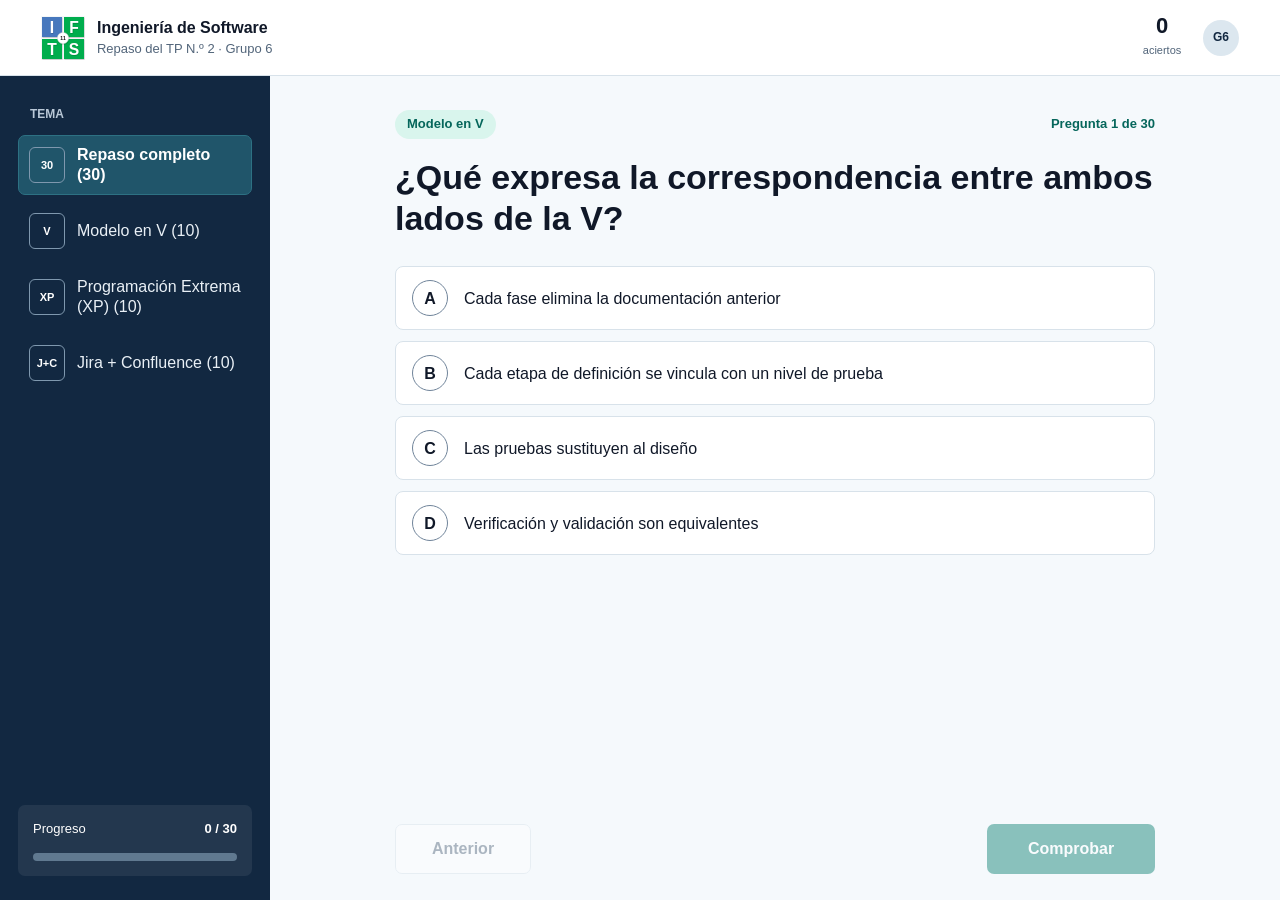
<file: index.html>
<!doctype html>
<html lang="es">
<head>
  <meta charset="utf-8">
  <meta name="viewport" content="width=device-width, initial-scale=1">
  <meta name="theme-color" content="#146b68">
  <title>Repaso TP N.º 2 · Grupo 6</title>
  <link rel="stylesheet" href="quiz.css">
  <script src="quiz-data.js" defer></script>
  <script src="quiz.js" defer></script>
</head>
<body>
  <header class="app-header">
    <div class="brand">
      <img src="assets/logo-ifts-11.svg" alt="IFTS 11">
      <div>
        <strong>Ingeniería de Software</strong>
        <span>Repaso del TP N.º 2 · Grupo 6</span>
      </div>
    </div>
    <div class="header-actions">
      <div class="score" aria-live="polite"><span id="scoreValue">0</span><small>aciertos</small></div>
      <div class="avatar" aria-hidden="true">G6</div>
      <button class="menu-button" id="menuButton" type="button" aria-label="Abrir temas" aria-expanded="false">☰</button>
    </div>
  </header>

  <main class="app-shell">
    <aside class="topic-panel" id="topicPanel" aria-label="Temas del cuestionario">
      <p class="panel-label">Tema</p>
      <div class="topic-list" id="topicList"></div>
      <div class="overall-progress">
        <div><span>Progreso</span><strong id="progressText">0 / 30</strong></div>
        <div class="progress-track" aria-hidden="true"><span id="progressBar"></span></div>
      </div>
    </aside>

    <section class="quiz-area" aria-live="polite">
      <div class="mobile-progress">
        <div><span>Progreso</span><strong id="mobileProgressText">0 / 30</strong></div>
        <div class="progress-track" aria-hidden="true"><span id="mobileProgressBar"></span></div>
      </div>
      <div id="quizView">
        <div class="question-meta">
          <span id="topicName"></span>
          <span id="questionNumber"></span>
        </div>
        <h1 id="questionText"></h1>
        <div class="options" id="options" role="radiogroup" aria-labelledby="questionText"></div>
        <p class="feedback" id="feedback" aria-live="assertive"></p>
        <div class="actions">
          <button class="button button-secondary" id="previousButton" type="button">Anterior</button>
          <button class="button button-primary" id="checkButton" type="button">Comprobar</button>
          <button class="button button-primary" id="nextButton" type="button" hidden>Siguiente</button>
        </div>
      </div>

      <div class="results" id="resultsView" hidden>
        <p class="result-kicker">Repaso completado</p>
        <h1 id="resultTitle"></h1>
        <p id="resultSummary"></p>
        <div class="result-grid" id="resultGrid"></div>
        <button class="button button-primary" id="restartButton" type="button">Volver a empezar</button>
      </div>
    </section>
  </main>
</body>
</html>
</file>
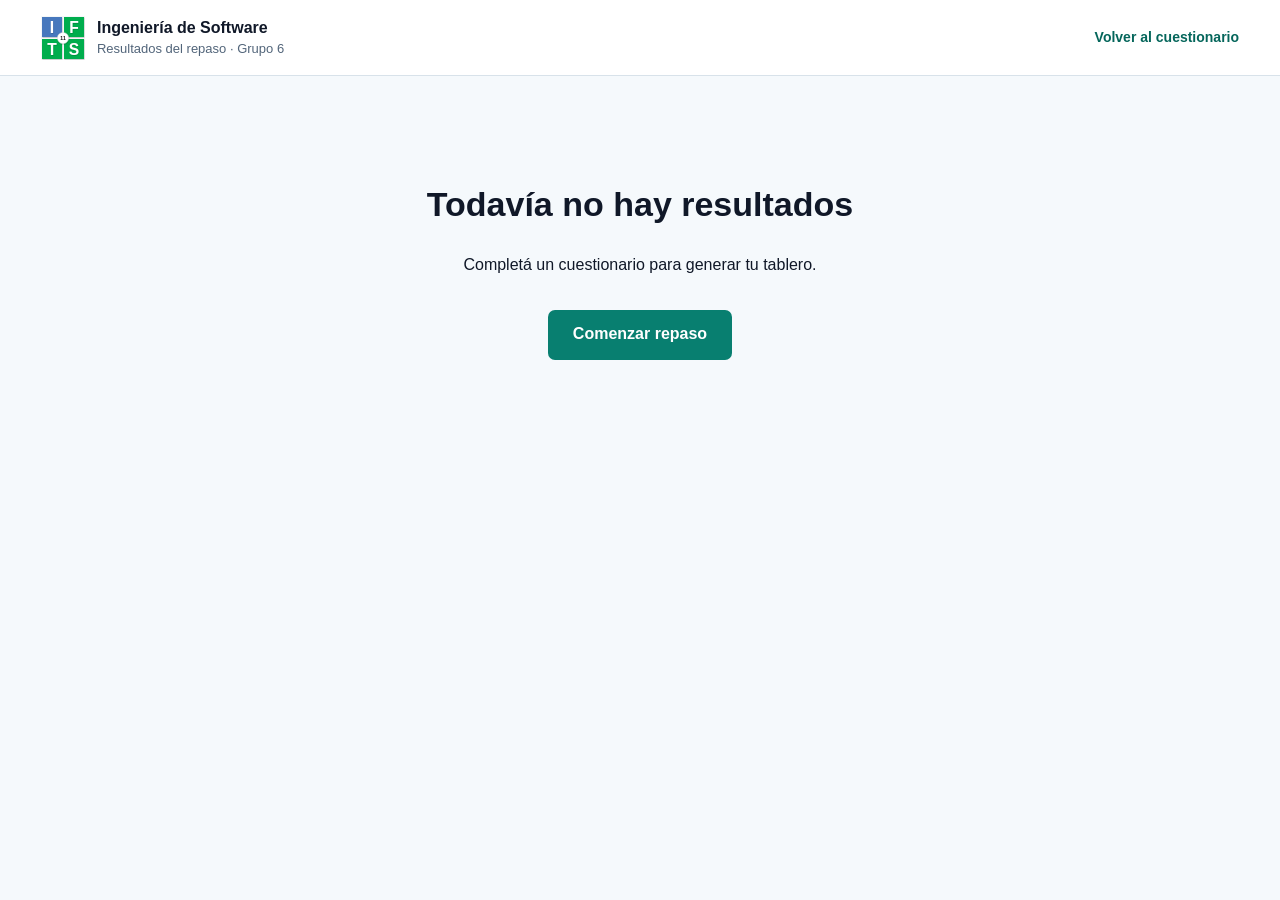
<file: resultados.html>
<!doctype html>
<html lang="es">
<head>
  <meta charset="utf-8">
  <meta name="viewport" content="width=device-width, initial-scale=1">
  <meta name="theme-color" content="#146b68">
  <title>Resultados · Repaso TP N.º 2</title>
  <link rel="stylesheet" href="quiz.css">
  <script src="resultados.js" defer></script>
</head>
<body class="results-page">
  <header class="app-header">
    <div class="brand">
      <img src="assets/logo-ifts-11.svg" alt="IFTS 11">
      <div><strong>Ingeniería de Software</strong><span>Resultados del repaso · Grupo 6</span></div>
    </div>
    <a class="header-link" href="index.html">Volver al cuestionario</a>
  </header>

  <main class="dashboard" id="dashboard">
    <section class="dashboard-heading">
      <div>
        <p class="dashboard-kicker">Resultado final</p>
        <h1 id="dashboardTitle">Tu tablero de repaso</h1>
        <p id="dashboardSummary"></p>
      </div>
      <div class="score-ring" id="scoreRing"><strong id="percentage">0%</strong><span>resultado</span></div>
    </section>

    <section class="metric-grid" aria-label="Resumen del resultado">
      <article class="metric metric-primary"><span>Puntaje</span><strong id="points">0 / 0</strong></article>
      <article class="metric metric-good"><span>Correctas</span><strong id="correctCount">0</strong></article>
      <article class="metric metric-adjust"><span>A ajustar</span><strong id="wrongCount">0</strong></article>
    </section>

    <section class="dashboard-section">
      <div class="section-heading"><div><p class="dashboard-kicker">Rendimiento</p><h2>Resultado por tema</h2></div></div>
      <div class="topic-results" id="topicResults"></div>
    </section>

    <section class="insight-grid">
      <article class="insight insight-good">
        <p class="dashboard-kicker">Puntos fuertes</p>
        <h2>Lo que dominás bien</h2>
        <div id="strongPoints"></div>
      </article>
      <article class="insight insight-adjust">
        <p class="dashboard-kicker">Para reforzar</p>
        <h2>Lo que conviene ajustar</h2>
        <div id="adjustPoints"></div>
      </article>
    </section>

    <div class="dashboard-actions">
      <a class="button button-secondary" href="index.html">Volver al inicio</a>
      <a class="button button-primary" href="index.html" id="retryButton">Repetir cuestionario</a>
    </div>
  </main>

  <main class="empty-results" id="emptyResults" hidden>
    <h1>Todavía no hay resultados</h1>
    <p>Completá un cuestionario para generar tu tablero.</p>
    <a class="button button-primary" href="index.html">Comenzar repaso</a>
  </main>
</body>
</html>
</file>
<file: quiz.css>
:root {
  --ink: #101828;
  --muted: #52657a;
  --line: #d8e2ea;
  --paper: #ffffff;
  --surface: #f5f9fc;
  --navy: #122841;
  --navy-soft: #1d3a58;
  --brand: #087f70;
  --brand-dark: #05665b;
  --brand-soft: #d9f5ed;
  --correct: #087f5b;
  --wrong: #b42318;
}

* { box-sizing: border-box; }
html, body { margin: 0; min-height: 100%; }
body { background: var(--surface); color: var(--ink); font-family: Arial, Helvetica, sans-serif; line-height: 1.45; }
button { font: inherit; }

.app-header {
  height: 76px; padding: 10px clamp(18px, 3.2vw, 46px); display: flex; align-items: center; justify-content: space-between;
  gap: 20px; background: var(--paper); border-bottom: 1px solid var(--line); position: relative; z-index: 20;
}
.brand { display: flex; align-items: center; gap: 12px; min-width: 0; }
.brand img { width: 44px; height: 44px; flex: 0 0 auto; }
.brand strong, .brand span { display: block; }
.brand strong { font-size: 16px; }
.brand span { color: var(--muted); font-size: 13px; }
.header-actions { display: flex; align-items: center; gap: 14px; }
.score { min-width: 54px; text-align: center; }
.score span { display: block; font-size: 22px; font-weight: 800; line-height: 1; }
.score small { color: var(--muted); font-size: 11px; }
.avatar { width: 36px; height: 36px; display: grid; place-items: center; border-radius: 50%; background: #dce7ef; color: var(--navy); font-size: 12px; font-weight: 800; }
.menu-button { display: none; width: 40px; height: 40px; padding: 0; border: 0; background: transparent; color: var(--navy); font-size: 25px; cursor: pointer; }

.app-shell { min-height: calc(100vh - 76px); display: grid; grid-template-columns: 270px minmax(0, 1fr); }
.topic-panel { min-width: 0; padding: 30px 18px 24px; display: flex; flex-direction: column; background: var(--navy); color: #fff; }
.panel-label { margin: 0 12px 12px; color: #b9c8d7; font-size: 12px; font-weight: 700; text-transform: uppercase; }
.topic-list { display: grid; gap: 8px; }
.topic-button {
  width: 100%; min-height: 54px; padding: 9px 10px; display: grid; grid-template-columns: 38px minmax(0, 1fr); align-items: center; gap: 10px;
  border: 1px solid transparent; border-radius: 7px; background: transparent; color: #e9f0f6; text-align: left; line-height: 1.25; cursor: pointer;
}
.topic-button::before { width: 34px; height: 34px; display: grid; place-items: center; border: 1px solid #7f98ae; border-radius: 6px; color: #fff; font-size: 11px; font-weight: 800; content: "30"; }
.topic-button:nth-child(2)::before { content: "V"; }
.topic-button:nth-child(3)::before { content: "XP"; }
.topic-button:nth-child(4)::before { content: "J+C"; }
.topic-button:hover { background: var(--navy-soft); }
.topic-button[aria-pressed="true"] { background: #20556a; border-color: #2d7183; color: #fff; font-weight: 700; }
.overall-progress { margin: auto 0 0; padding: 15px; border-radius: 7px; background: rgba(255,255,255,.07); }
.overall-progress > div:first-child { display: flex; justify-content: space-between; gap: 10px; color: #fff; font-size: 13px; }
.progress-track { height: 8px; margin-top: 14px; overflow: hidden; border-radius: 4px; background: #607990; }
.progress-track span { display: block; width: 0; height: 100%; background: #37c7ad; transition: width .2s ease; }

.quiz-area { width: min(760px, calc(100% - 64px)); min-width: 0; margin: 0 auto; padding: 34px 0 26px; }
.mobile-progress { display: none; }
#quizView { min-height: calc(100vh - 136px); display: flex; flex-direction: column; }
.question-meta { display: flex; align-items: center; justify-content: space-between; gap: 14px; color: var(--brand-dark); font-size: 13px; font-weight: 700; }
#topicName { padding: 5px 12px; border-radius: 999px; background: var(--brand-soft); }
h1 { margin: 18px 0 28px; font-size: clamp(25px, 3vw, 34px); line-height: 1.2; letter-spacing: 0; }
.options { display: grid; gap: 11px; }
.option {
  width: 100%; min-width: 0; min-height: 64px; padding: 12px 16px; display: grid; grid-template-columns: 38px minmax(0, 1fr); align-items: center; gap: 14px;
  border: 1px solid var(--line); border-radius: 8px; background: var(--paper); color: var(--ink); text-align: left; cursor: pointer; transition: border-color .15s, background .15s;
}
.option:hover:not(:disabled) { border-color: #62b8aa; }
.option.selected { border-color: #17a88e; background: #effbf7; }
.option.correct { border-color: #16a37f; background: #e9f8f3; }
.option.wrong { border-color: #d66b63; background: #fff1f0; }
.option:disabled { cursor: default; opacity: 1; }
.option-letter { width: 36px; height: 36px; display: grid; place-items: center; border: 1px solid #70849a; border-radius: 50%; font-weight: 800; }
.option.selected .option-letter, .option.correct .option-letter { border-color: var(--brand); background: var(--brand); color: #fff; }
.option.wrong .option-letter { border-color: var(--wrong); color: var(--wrong); }
.option > span:last-child { min-width: 0; overflow-wrap: anywhere; }
.feedback { min-height: 24px; margin: 14px 0 0; font-weight: 700; }
.feedback.correct { color: var(--correct); }
.feedback.wrong { color: var(--wrong); }
.actions { margin-top: auto; padding-top: 30px; display: flex; justify-content: space-between; gap: 12px; }
.button { min-height: 50px; padding: 11px 24px; border: 1px solid transparent; border-radius: 7px; font-weight: 700; cursor: pointer; }
.button:disabled { cursor: not-allowed; opacity: .45; }
.button-primary { min-width: 168px; background: var(--brand); color: #fff; }
.button-primary:hover:not(:disabled) { background: var(--brand-dark); }
.button-secondary { min-width: 136px; border-color: var(--line); background: var(--paper); color: var(--muted); }
.results { padding-top: 16px; }
.result-kicker { color: var(--brand); font-weight: 700; }
.results > p { color: var(--muted); }
.result-grid { margin: 24px 0; display: grid; grid-template-columns: repeat(3, 1fr); gap: 10px; }
.result-item { padding: 15px; border: 1px solid var(--line); border-radius: 8px; background: var(--paper); }
.result-item strong, .result-item span { display: block; }
.result-item span { margin-top: 6px; color: var(--brand); font-size: 20px; font-weight: 800; }

@media (max-width: 980px) {
  .app-shell { display: block; }
  .topic-panel { padding: 10px 24px 14px; display: block; background: var(--paper); color: var(--ink); border-bottom: 1px solid var(--line); }
  .panel-label { display: none; }
  .topic-list { grid-template-columns: repeat(4, minmax(0, 1fr)); gap: 6px; }
  .topic-button { min-height: 70px; padding: 7px 4px; display: flex; flex-direction: column; justify-content: center; gap: 4px; color: var(--muted); text-align: center; font-size: 12px; }
  .topic-button::before { width: 30px; height: 30px; color: var(--navy); border-color: #8fa3b6; }
  .topic-button:hover { background: #edf4f6; }
  .topic-button[aria-pressed="true"] { background: #e6f7f2; border-color: transparent; color: var(--brand-dark); }
  .topic-button[aria-pressed="true"]::before { color: var(--brand-dark); border-color: var(--brand); }
  .overall-progress { margin: 12px 0 0; padding: 0; background: transparent; }
  .overall-progress > div:first-child { color: var(--ink); }
  .progress-track { height: 7px; margin-top: 7px; background: #dce6ec; }
  .quiz-area { width: min(700px, calc(100% - 40px)); padding-top: 26px; }
  #quizView { min-height: calc(100vh - 244px); }
}

@media (max-width: 600px) {
  .app-header { height: 66px; padding: 8px 14px; }
  .brand { gap: 9px; }
  .brand img { width: 37px; height: 37px; }
  .brand strong { font-size: 14px; }
  .brand span { font-size: 12px; }
  .avatar { display: none; }
  .score { display: none; }
  .menu-button { display: block; }
  .app-shell { min-height: calc(100vh - 66px); }
  .topic-panel { display: none; padding: 12px 14px 14px; position: absolute; left: 0; right: 0; z-index: 15; box-shadow: 0 14px 24px rgba(18,40,65,.18); }
  .topic-panel.open { display: block; }
  .topic-list { grid-template-columns: repeat(2, minmax(0, 1fr)); }
  .topic-button { min-height: 58px; }
  .overall-progress { display: none; }
  .quiz-area { width: 100%; margin: 0; padding: 16px 14px 14px; }
  .mobile-progress { display: block; margin-bottom: 14px; }
  .mobile-progress > div:first-child { display: flex; justify-content: space-between; gap: 12px; color: var(--ink); font-size: 12px; }
  .mobile-progress .progress-track { height: 7px; margin-top: 7px; background: #dce6ec; }
  #quizView { min-height: calc(100dvh - 150px); }
  .question-meta { padding-bottom: 10px; border-bottom: 1px solid var(--line); font-size: 12px; }
  #topicName { position: absolute; margin-top: 80px; padding: 4px 10px; }
  h1 { margin: 64px 0 18px; font-size: 23px; line-height: 1.25; }
  .options { gap: 9px; }
  .option { min-height: 62px; padding: 10px 11px; grid-template-columns: 34px minmax(0, 1fr); gap: 10px; }
  .option-letter { width: 34px; height: 34px; }
  .actions { padding-top: 14px; position: static; background: transparent; }
  .button { min-width: 0; min-height: 48px; padding: 10px 14px; }
  .button-primary { margin-left: auto; }
  .result-grid { grid-template-columns: 1fr; }
}

@media (max-width: 380px) {
  .brand span { display: none; }
  h1 { font-size: 21px; }
  .option { font-size: 14px; }
}

.header-link { color: var(--brand-dark); font-size: 14px; font-weight: 700; text-decoration: none; }
.dashboard { width: min(1040px, calc(100% - 40px)); margin: 0 auto; padding: 42px 0 50px; }
.dashboard-heading { display: flex; align-items: center; justify-content: space-between; gap: 30px; }
.dashboard-heading h1 { margin: 5px 0 8px; }
.dashboard-heading > div:first-child > p:last-child { margin: 0; color: var(--muted); }
.dashboard-kicker { margin: 0; color: var(--brand); font-size: 12px; font-weight: 800; text-transform: uppercase; }
.score-ring {
  --score: 0deg; width: 124px; height: 124px; flex: 0 0 auto; display: grid; place-content: center; text-align: center;
  border-radius: 50%; background: radial-gradient(circle closest-side, var(--surface) 76%, transparent 77%), conic-gradient(var(--brand) var(--score), #dce6ec 0);
}
.score-ring strong { font-size: 28px; }
.score-ring span { color: var(--muted); font-size: 11px; }
.metric-grid { margin: 34px 0; display: grid; grid-template-columns: repeat(3, 1fr); gap: 12px; }
.metric { min-height: 110px; padding: 18px; border: 1px solid var(--line); border-top: 4px solid var(--navy); border-radius: 8px; background: var(--paper); }
.metric span, .metric strong { display: block; }
.metric span { color: var(--muted); font-size: 13px; }
.metric strong { margin-top: 8px; font-size: 28px; }
.metric-good { border-top-color: var(--correct); }
.metric-adjust { border-top-color: #c76b3e; }
.dashboard-section { margin-top: 34px; }
.section-heading h2, .insight h2 { margin: 4px 0 18px; font-size: 20px; }
.topic-results { display: grid; grid-template-columns: repeat(3, 1fr); gap: 12px; }
.topic-stat { padding: 16px; border: 1px solid var(--line); border-radius: 8px; background: var(--paper); }
.topic-stat > div:first-child { min-height: 46px; display: flex; justify-content: space-between; gap: 10px; }
.topic-stat span, .topic-stat small { color: var(--muted); font-size: 12px; }
.stat-track { height: 8px; margin: 14px 0 8px; overflow: hidden; border-radius: 4px; background: #dce6ec; }
.stat-track span { display: block; height: 100%; background: var(--brand); }
.insight-grid { margin-top: 34px; display: grid; grid-template-columns: 1fr 1fr; gap: 14px; }
.insight { min-height: 180px; padding: 20px; border: 1px solid var(--line); border-left: 4px solid var(--correct); border-radius: 8px; background: var(--paper); }
.insight-adjust { border-left-color: #c76b3e; }
.insight-row { padding: 10px 0; display: flex; justify-content: space-between; gap: 12px; border-top: 1px solid var(--line); }
.insight-empty { color: var(--muted); }
.dashboard-actions { margin-top: 28px; display: flex; justify-content: flex-end; gap: 10px; }
.dashboard-actions .button { display: inline-flex; align-items: center; justify-content: center; text-decoration: none; }
.empty-results { width: min(600px, calc(100% - 32px)); margin: 12vh auto; text-align: center; }
.empty-results .button { display: inline-flex; margin-top: 18px; text-decoration: none; }

@media (max-width: 700px) {
  .header-link { display: none; }
  .dashboard { width: calc(100% - 28px); padding: 24px 0 34px; }
  .dashboard-heading { align-items: flex-start; }
  .dashboard-heading h1 { font-size: 25px; }
  .score-ring { width: 94px; height: 94px; }
  .score-ring strong { font-size: 22px; }
  .metric-grid { grid-template-columns: repeat(3, minmax(0, 1fr)); gap: 7px; }
  .metric { min-height: 92px; padding: 12px 10px; }
  .metric strong { font-size: 21px; }
  .topic-results, .insight-grid { grid-template-columns: 1fr; }
  .dashboard-actions { display: grid; grid-template-columns: 1fr 1fr; }
  .dashboard-actions .button { min-width: 0; padding-inline: 10px; text-align: center; }
}

@media (max-width: 420px) {
  .dashboard-heading { gap: 14px; }
  .dashboard-heading h1 { font-size: 22px; }
  .score-ring { width: 82px; height: 82px; }
  .score-ring span { display: none; }
  .metric span { font-size: 11px; }
  .metric strong { font-size: 19px; }
}
</file>
